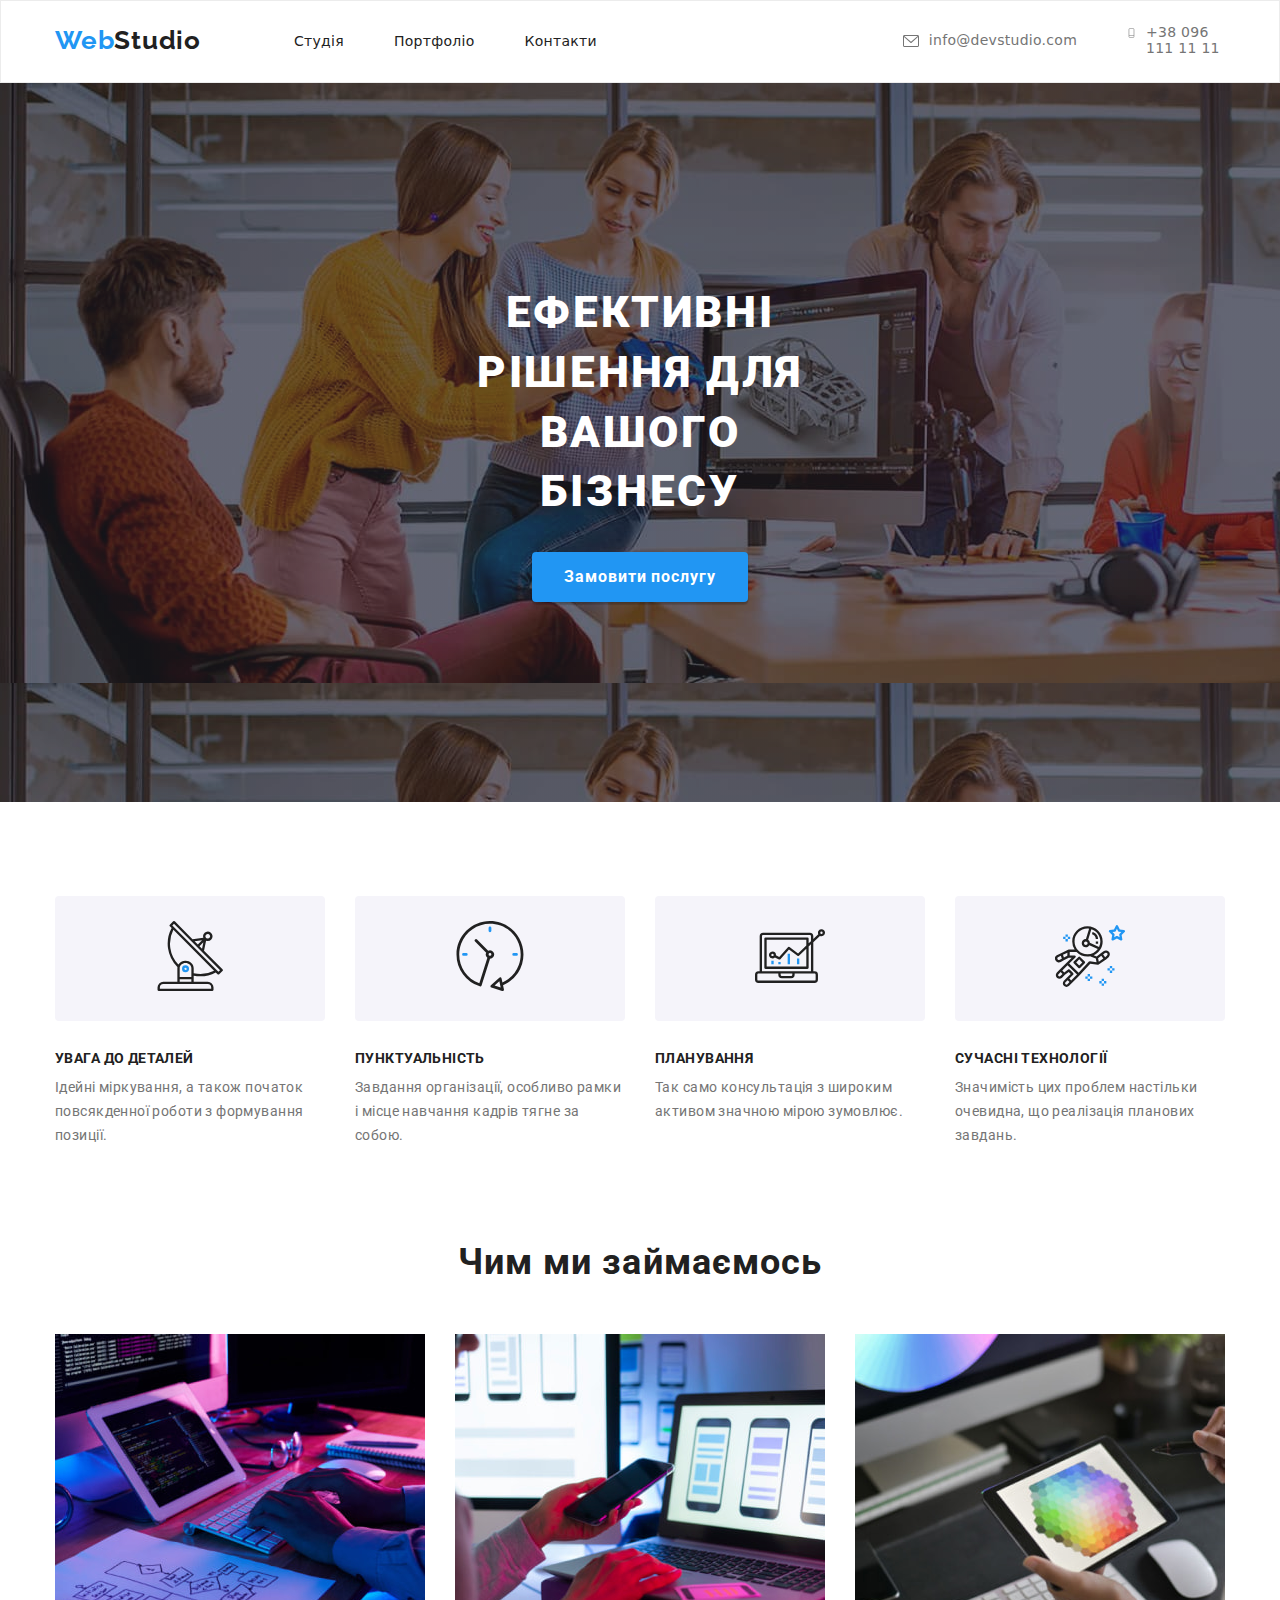
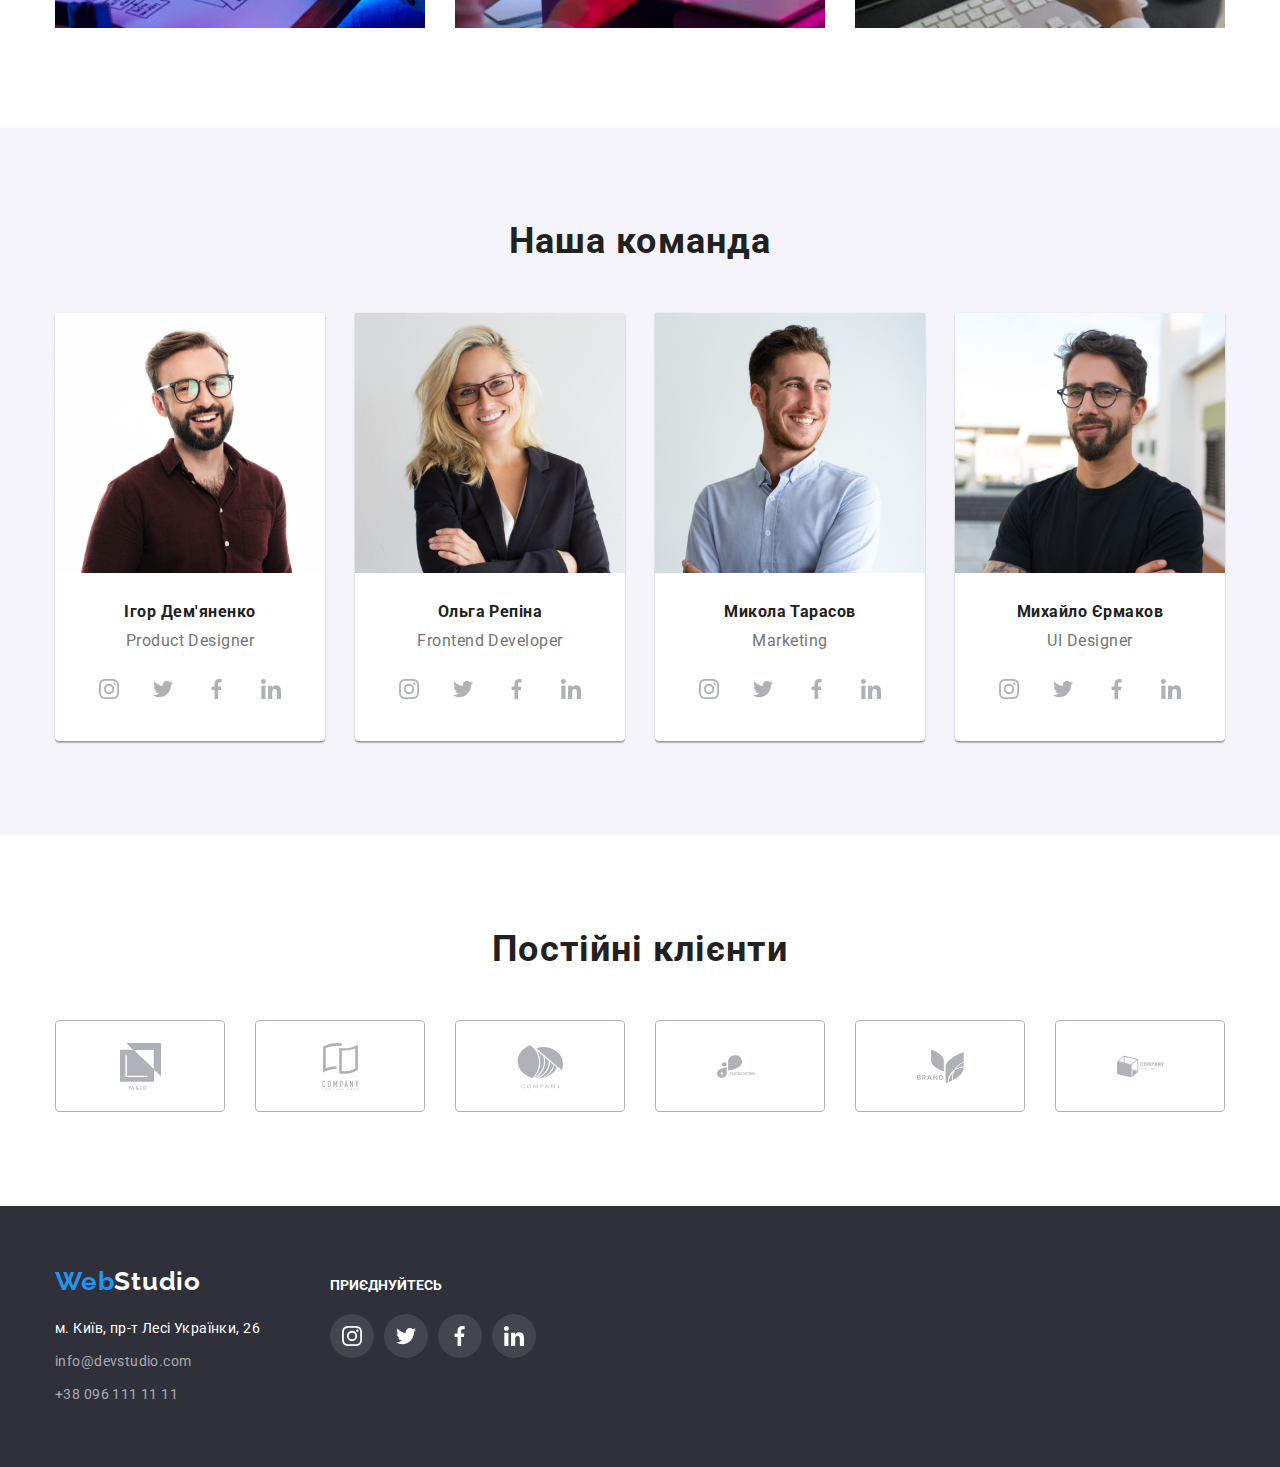
<file: index.html>
<!DOCTYPE html>
<html lang="uk">

    <head>
        <meta charset="UTF-8">
        <meta http-equiv="X-UA-Compatible" content="IE=edge">
        <meta name="viewport" content="width=device-width, initial-scale=1.0">
        <link rel="stylesheet" href="css/style.css">
        <link rel="stylesheet" href="css/modern-normalize/modern-normalize.css">
        <link rel="preconnect" href="https://fonts.googleapis.com">
        <link
            rel="preconnect"
            href="https://fonts.gstatic.com"
            crossorigin="crossorigin">
        <link
            href="https://fonts.googleapis.com/css2?family=Raleway:wght@700&family=Roboto:wght@400;500;700;900&display=swap"
            rel="stylesheet">
        <title>WebStudio</title>
    </head>

    <body>
        <header>
            <div class="header-wrapper container">
                <nav class="header-navigation">
                    <div class="nav-logo">
                        <a href="index.html" class="header-logo">
                            <span>Web</span>Studio</a>
                    </div>

                    <ul class="header-nav__left">
                        <li class="nav-item">
                            <a href="index.html" class="nav-link__left">Студія</a>
                        </li>
                        <li class="nav-item">
                            <a href="portfolio.html" class="nav-link__left">Портфоліо</a>
                        </li>
                        <li class="nav-item">
                            <a href="#" class="nav-link__left">Контакти</a>
                        </li>
                    </ul>
                </nav>
                <ul class="header-nav__right">
                    <li class="nav-item">
                        <a href="mailto:info@devstudio.com" class="nav-link__right">
                            <svg class="icon" width="16px" height="16px">
                                <use href="./images/icons.svg#mail"></use>
                            </svg>  
                            info@devstudio.com</a>
                    </li>
                    <li class="nav-item">
                        <a href="tel:+380961111111" class="nav-link__right">
                            <svg class="icon" width="16" height="16">
                                <use href="./images/icons.svg#tel"></use>
                              </svg>
                            +38 096 111 11 11</a>
                    </li>
                </ul>
            </div>
        </header>
        <main>
            <section class="hero">
                <h1 class="hero-text">Ефективні рішення для вашого бізнесу</h1>
                <button type="button" class="hero-btn">Замовити послугу</button>
            </section>
            <section class="detail container">
                <h2 class="hidden">Наші переваги</h2>
                <ul class="detail-wrapper">
                    <li class="detail-item">
                        <div class="detail-icon">
                            <svg width="70" height="70">
                                <use href="./images/icons.svg#group"></use>
                              </svg>
                        </div>
                        <h3 class="detail-header">Увага до деталей</h3>
                        <p class="detail-par">Ідейні міркування, а також початок повсякденної роботи з формування позиції.</p>
                    </li>
                    <li class="detail-item">
                        <div class="detail-icon">
                            <svg width="70" height="70">
                                <use href="./images/icons.svg#clock"></use>
                              </svg>
                        </div>
                        <h3 class="detail-header">Пунктуальність</h3>
                        <p class="detail-par">Завдання організації, особливо рамки і місце навчання кадрів тягне за собою.</p>
                    </li>
                    <li class="detail-item">
                        <div class="detail-icon">
                            <svg width="70" height="70">
                                <use href="./images/icons.svg#diagram"></use>
                              </svg>
                        </div>
                        <h3 class="detail-header">Планування</h3>
                        <p class="detail-par">Так само консультація з широким активом значною мірою зумовлює.</p>
                    </li>
                    <li class="detail-item">
                        <div class="detail-icon">
                            <svg width="70" height="70">
                                <use href="./images/icons.svg#astronaut"></use>
                              </svg>
                        </div>
                        <h3 class="detail-header">Сучасні технології</h3>
                        <p class="detail-par">Значимість цих проблем настільки очевидна, що реалізація планових завдань.</p>
                    </li>
                </ul>
            </section>
            <section class="our-work container">
                <h2 class="our-work__header">Чим ми займаємось</h2>
                <ul class="our-work-wrapper">
                    <li class="our-work-item"><img
                        src="images/keyboard_typing.jpg"
                        alt="друк_на_клавіатурі"
                        width="370"
                        height="294"></li>
                    <li class="our-work-item"><img
                        src="images/laptop_and_phone.jpg"
                        alt="ноутбук_та_телефон"
                        width="370"
                        height="294"></li>
                    <li class="our-work-item"><img src="images/tablet.jpg" alt="планшет" width="370" height="294"></li>
                </ul>
            </section>
            <div class="our-team-bg">
                <section class="container our-team ">

                    <h2 class="our-team__header">Наша команда</h2>
                    <ul class="our-team-wrapper">
                        <li class="our-team-item">
                            <img src="images/igor.jpg" alt="ігор" width="270" height="260">
                            <h3 class="team-header">Ігор Дем'яненко</h3>
                            <p class="team-par">Product Designer</p>
                            <div class="team-icon">
                                <ul class="team-icon__list">
                                    <li>
                                        <a class="icon-link" href="#">
                                            <svg class="icon-soc" width="20" height="20">
                                              <use href="./images/icons.svg#instagram"></use>
                                            </svg>
                                        </a>
                                    </li>
                                    <li>
                                        <a class="icon-link" href="#">
                                            <svg class="icon-soc" width="20" height="20">
                                              <use href="./images/icons.svg#twiter"></use>
                                            </svg>
                                        </a>
                                    </li>
                                    <li>
                                        <a class="icon-link" href="#">
                                            <svg class="icon-soc" width="20" height="20">
                                              <use href="./images/icons.svg#facebook"></use>
                                            </svg>
                                        </a>
                                    </li>
                                    <li>
                                        <a class="icon-link" href="#">
                                            <svg class="icon-soc" width="20" height="20">
                                              <use href="./images/icons.svg#linkedin"></use>
                                            </svg>
                                        </a>
                                    </li>
                                </ul>
                            </div>
                        </li>
                        <li class="our-team-item">
                            <img src="images/olga.jpg" alt="ольга" width="270" height="260">
                            <h3 class="team-header">Ольга Репіна</h3>
                            <p class="team-par">Frontend Developer</p>
                            <div class="team-icon">
                                <ul class="team-icon__list">
                                    <li>
                                        <a class="icon-link" href="#">
                                            <svg class="icon-soc" width="20" height="20">
                                              <use href="./images/icons.svg#instagram"></use>
                                            </svg>
                                        </a>
                                    </li>
                                    <li>
                                        <a class="icon-link" href="#">
                                            <svg class="icon-soc" width="20" height="20">
                                              <use href="./images/icons.svg#twiter"></use>
                                            </svg>
                                        </a>
                                    </li>
                                    <li>
                                        <a class="icon-link" href="#">
                                            <svg class="icon-soc" width="20" height="20">
                                              <use href="./images/icons.svg#facebook"></use>
                                            </svg>
                                        </a>
                                    </li>
                                    <li>
                                        <a class="icon-link" href="#">
                                            <svg class="icon-soc" width="20" height="20">
                                              <use href="./images/icons.svg#linkedin"></use>
                                            </svg>
                                        </a>
                                    </li>
                                </ul>
                            </div>
                        </li>
                        <li class="our-team-item">
                            <img src="images/mikolay.jpg" alt="микола" width="270" height="260">
                            <h3 class="team-header">Микола Тарасов</h3>
                            <p class="team-par">Marketing</p>
                            <div class="team-icon">
                                <ul class="team-icon__list">
                                    <li>
                                        <a class="icon-link" href="#">
                                            <svg class="icon-soc" width="20" height="20">
                                              <use href="./images/icons.svg#instagram"></use>
                                            </svg>
                                        </a>
                                    </li>
                                    <li>
                                        <a class="icon-link" href="#">
                                            <svg class="icon-soc" width="20" height="20">
                                              <use href="./images/icons.svg#twiter"></use>
                                            </svg>
                                        </a>
                                    </li>
                                    <li>
                                        <a class="icon-link" href="#">
                                            <svg class="icon-soc" width="20" height="20">
                                              <use href="./images/icons.svg#facebook"></use>
                                            </svg>
                                        </a>
                                    </li>
                                    <li>
                                        <a class="icon-link" href="#">
                                            <svg class="icon-soc" width="20" height="20">
                                              <use href="./images/icons.svg#linkedin"></use>
                                            </svg>
                                        </a>
                                    </li>
                                </ul>
                            </div>
                        </li>
                        <li class="our-team-item">
                            <img src="images/michael.jpg" alt="михайло" width="270" height="260">
                            <h3 class="team-header">Михайло Єрмаков</h3>
                            <p class="team-par">UI Designer</p>
                            <div class="team-icon">
                                <ul class="team-icon__list">
                                    <li>
                                        <a class="icon-link" href="#">
                                            <svg class="icon-soc" width="20" height="20">
                                              <use href="./images/icons.svg#instagram"></use>
                                            </svg>
                                        </a>
                                    </li>
                                    <li>
                                        <a class="icon-link" href="#">
                                            <svg class="icon-soc" width="20" height="20">
                                              <use href="./images/icons.svg#twiter"></use>
                                            </svg>
                                        </a>
                                    </li>
                                    <li>
                                        <a class="icon-link" href="#">
                                            <svg class="icon-soc" width="20" height="20">
                                              <use href="./images/icons.svg#facebook"></use>
                                            </svg>
                                        </a>
                                    </li>
                                    <li>
                                        <a class="icon-link" href="#">
                                            <svg class="icon-soc" width="20" height="20">
                                              <use href="./images/icons.svg#linkedin"></use>
                                            </svg>
                                        </a>
                                    </li>
                                </ul>
                            </div>
                        </li>
                    </ul>
                </section>
            </div>
            <section class="clients container">
                <h2 class="clients-header">Постійні клієнти</h2>
                <ul class="clients-list">
                    <li>
                        <a href="#" class="clients-link">
                            <svg class="icon-client" width="47" height="47">
                                <use href="./images/icons.svg#yaco"></use>
                              </svg>
                        </a>
                    </li>
                    <li>
                        <a href="#" class="clients-link">
                            <svg class="icon-client" width="47" height="47">
                                <use href="./images/icons.svg#taglinehere"></use>
                              </svg>
                        </a>
                    </li>
                    <li>
                        <a href="#" class="clients-link">
                            <svg class="icon-client" width="47" height="47">
                                <use href="./images/icons.svg#company"></use>
                              </svg>
                        </a>
                    </li>
                    <li>
                        <a href="#" class="clients-link">
                            <svg class="icon-client" width="47" height="47">
                                <use href="./images/icons.svg#foster"></use>
                              </svg>
                        </a>
                    </li>
                    <li>
                        <a href="#" class="clients-link">
                            <svg class="icon-client" width="47" height="47">
                                <use href="./images/icons.svg#brand"></use>
                              </svg>
                        </a>
                    </li>
                    <li>
                        <a href="#" class="clients-link">
                            <svg class="icon-client" width="47" height="47">
                                <use href="./images/icons.svg#tagline"></use>
                              </svg>
                        </a>
                    </li>
                </ul>
            </section>
        </main>
        <footer>
            <div class="container footer-wrapper">
                <div class="footer-wrapper__left">
                    <div class="ft-logo">
                        <a href="index.html" class="footer-logo">
                            <span>Web</span>Studio</a>
                    </div>
                    <address>
                        <ul class="adress-wrapper">
                            <li class="adress-item">
                                <a
                                    href="https://goo.gl/maps/ZHvqtMLKhy8qMB8BA"
                                    target="_blank"
                                    rel="nofollow noopener norefferer"
                                    class="footer-map__link">м. Київ, пр-т Лесі Українки, 26</a>
                            </li>
                            <li class="adress-item">
                                <a 
                                href="mailto:info@devstudio.com" 
                                class="footer-email__link">info@devstudio.com</a>
                            </li>
                            <li class="adress-item">
                                <a href="tel:+380961111111" 
                                class="footer-phone__link">+38 096 111 11 11</a>
                            </li>
                        </ul>
                    </address>
                </div>
                <div class="footer-wrapper__right">
                    <div class="footer-soc">
                        <h2 class="footer-soc__header">Приєднуйтесь</h2>
                        <ul class="footer-soc__list">
                            <li>
                                <a href="#" class="soc-list__links">
                                    <svg class="icon-join" width="20" height="20">
                                        <use href="./images/icons.svg#instagram"></use>
                                    </svg>
                                </a>
                            </li>
                            <li>
                                <a href="#" class="soc-list__links">
                                    <svg class="icon-join" width="20" height="20">
                                        <use href="./images/icons.svg#twiter"></use>
                                    </svg>
                                </a>
                            </li>
                            <li>
                                <a href="#" class="soc-list__links">
                                    <svg class="icon-join" width="20" height="20">
                                        <use href="./images/icons.svg#facebook"></use>
                                    </svg>
                                </a>
                            </li>
                            <li>
                                <a href="#" class="soc-list__links">
                                    <svg class="icon-join" width="20" height="20">
                                        <use href="./images/icons.svg#linkedin"></use>
                                    </svg>
                                </a>
                            </li>
                        </ul>
                    </div>
                </div>
            </div>
        </footer>
    </body>
</html>
</file>
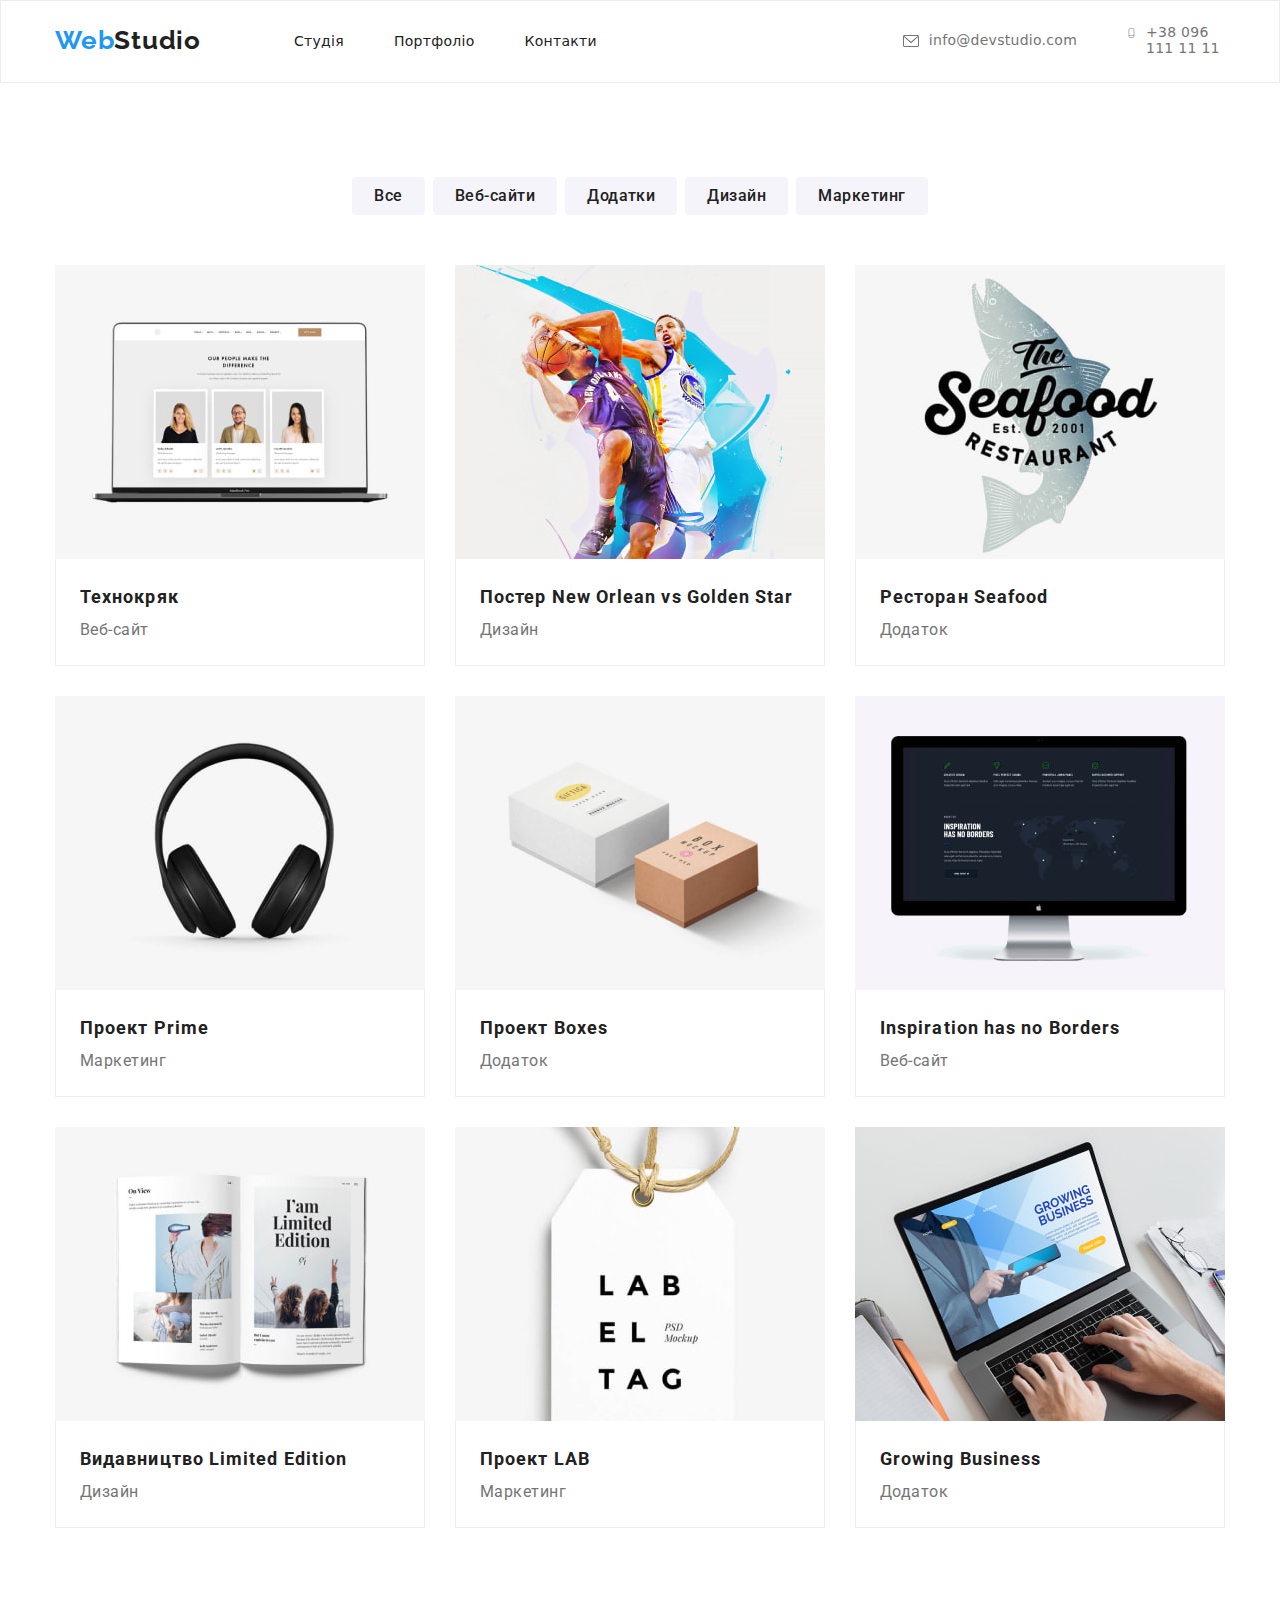
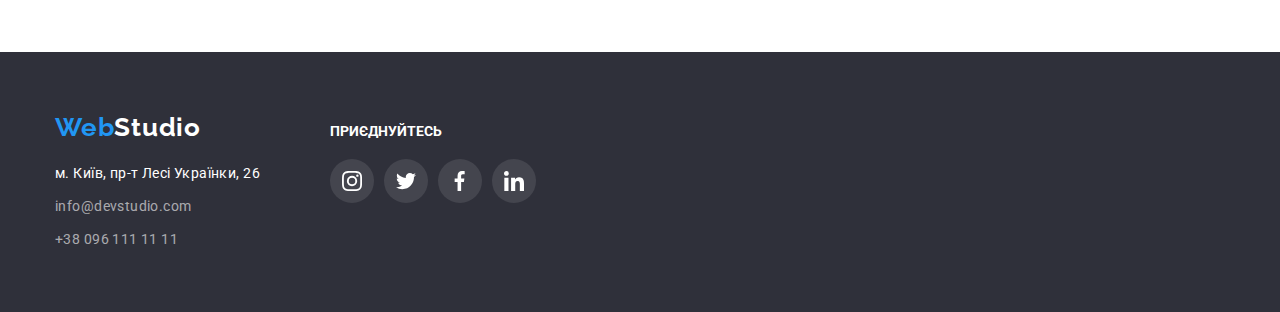
<file: portfolio.html>
<!DOCTYPE html>
<html lang="uk">

    <head>
        <meta charset="UTF-8">
        <meta http-equiv="X-UA-Compatible" content="IE=edge">
        <meta name="viewport" content="width=device-width, initial-scale=1.0">
        <link rel="stylesheet" href="css/style.css">
        <link rel="stylesheet" href="css/modern-normalize/modern-normalize.css">
        <link rel="preconnect" href="https://fonts.googleapis.com">
        <link rel="preconnect" href="https://fonts.gstatic.com">
        <link
            href="https://fonts.googleapis.com/css2?family=Raleway:wght@700&family=Roboto:wght@400;500;700;900&display=swap"
            rel="stylesheet">
        <title>WebStudio Портфоліо</title>
    </head>

    <body>
        <header>
            <div class="header-wrapper container">
                <nav class="header-navigation">
                    <div class="nav-logo">
                        <a href="index.html" class="header-logo">
                            <span>Web</span>Studio</a>
                    </div>

                    <ul class="header-nav__left">
                        <li class="nav-item">
                            <a href="index.html" class="nav-link__left">Студія</a>
                        </li>
                        <li class="nav-item">
                            <a href="portfolio.html" class="nav-link__left">Портфоліо</a>
                        </li>
                        <li class="nav-item">
                            <a href="#" class="nav-link__left">Контакти</a>
                        </li>
                    </ul>
                </nav>
                <ul class="header-nav__right">
                    <li class="nav-item">
                        <a href="mailto:info@devstudio.com" class="nav-link__right">
                            <svg class="icon" width="16px" height="16px">
                                <use href="./images/icons.svg#mail"></use>
                            </svg>  
                            info@devstudio.com</a>
                    </li>
                    <li class="nav-item">
                        <a href="tel:+380961111111" class="nav-link__right">
                            <svg class="icon" width="16" height="16">
                                <use href="./images/icons.svg#tel"></use>
                              </svg>
                            +38 096 111 11 11</a>
                    </li>
                </ul>
            </div>
        </header>
        <main>
            <section class="filter container">
                <ul class="filter-wrapper">
                    <li class="filter-object">
                        <button type="button" class="filter-btn">Все</button>
                    </li>
                    <li class="filter-object">
                        <button type="button" class="filter-btn">Веб-сайти</button>
                    </li>
                    <li class="filter-object">
                        <button type="button" class="filter-btn">Додатки</button>
                    </li>
                    <li class="filter-object">
                        <button type="button" class="filter-btn">Дизайн</button>
                    </li>
                    <li class="filter-object">
                        <button type="button" class="filter-btn">Маркетинг</button>
                    </li>
                </ul>
            </section>
            <section class="filter-item container">
                <div class="filter-element">
                    <img src="images/laptop.jpg" alt="Ноутбук" width="370" height="294">
                    <div class="element-desc">
                        <h3 class="filter-item__header">Технокряк</h3>
                        <p class="filter-item__par">Веб-сайт</p>
                    </div>
                </div>
                <div class="filter-element">
                    <img src="images/basketball.jpg" alt="Баскетбол" width="370" height="294">
                    <div class="element-desc">
                        <h3 class="filter-item__header">Постер New Orlean vs Golden Star</h3>
                        <p class="filter-item__par">Дизайн</p>
                    </div>
                </div>
                <div class="filter-element">
                    <img
                        src="images/seafood.jpg"
                        alt="Ресторан морської їжі"
                        width="370"
                        height="294">
                    <div class="element-desc">
                        <h3 class="filter-item__header">Ресторан Seafood</h3>
                        <p class="filter-item__par">Додаток</p>
                    </div>
                </div>
                <div class="filter-element">
                    <img src="images/headphones.jpg" alt="Навушники" width="370" height="294">
                    <div class="element-desc">
                        <h3 class="filter-item__header">Проект Prime</h3>
                        <p class="filter-item__par">Маркетинг</p>
                    </div>
                </div>
                <div class="filter-element">
                    <img src="images/boxes.jpg" alt="Коробки" width="370" height="294">
                    <div class="element-desc">
                        <h3 class="filter-item__header">Проект Boxes</h3>
                        <p class="filter-item__par">Додаток</p>
                    </div>
                </div>
                <div class="filter-element">
                    <img src="images/monitor.jpg" alt="Монітор" width="370" height="294">
                    <div class="element-desc">
                        <h3 class="filter-item__header">Inspiration has no Borders</h3>
                        <p class="filter-item__par">Веб-сайт</p>
                    </div>
                </div>
                <div class="filter-element">
                    <img src="images/book.jpg" alt="Книга" width="370" height="294">
                    <div class="element-desc">
                        <h3 class="filter-item__header">Видавництво Limited Edition</h3>
                        <p class="filter-item__par">Дизайн</p>
                    </div>
                </div>
                <div class="filter-element">
                    <img src="images/labeltag.jpg" alt="Етикетка" width="370" height="294">
                    <div class="element-desc">
                        <h3 class="filter-item__header">Проект LAB</h3>
                        <p class="filter-item__par">Маркетинг</p>
                    </div>
                </div>
                <div class="filter-element">
                    <img
                        src="images/laptop_typing.jpg"
                        alt="Друк на ноутбуці"
                        width="370"
                        height="294">
                    <div class="element-desc">
                        <h3 class="filter-item__header">Growing Business</h3>
                        <p class="filter-item__par">Додаток</p>
                    </div>
                </div>
            </section>
        </main>
        <footer>
            <div class="container footer-wrapper">
                <div class="footer-wrapper__left">
                    <div class="ft-logo">
                        <a href="index.html" class="footer-logo">
                            <span>Web</span>Studio</a>
                    </div>
                    <address>
                        <ul class="adress-wrapper">
                            <li class="adress-item">
                                <a
                                    href="https://goo.gl/maps/ZHvqtMLKhy8qMB8BA"
                                    target="_blank"
                                    rel="nofollow noopener norefferer"
                                    class="footer-map__link">м. Київ, пр-т Лесі Українки, 26</a>
                            </li>
                            <li class="adress-item">
                                <a 
                                href="mailto:info@devstudio.com" 
                                class="footer-email__link">info@devstudio.com</a>
                            </li>
                            <li class="adress-item">
                                <a href="tel:+380961111111" 
                                class="footer-phone__link">+38 096 111 11 11</a>
                            </li>
                        </ul>
                    </address>
                </div>
                <div class="footer-wrapper__right">
                    <div class="footer-soc">
                        <h2 class="footer-soc__header">Приєднуйтесь</h2>
                        <ul class="footer-soc__list">
                            <li>
                                <a href="#" class="soc-list__links">
                                    <svg class="icon-join" width="20" height="20">
                                        <use href="./images/icons.svg#instagram"></use>
                                    </svg>
                                </a>
                            </li>
                            <li>
                                <a href="#" class="soc-list__links">
                                    <svg class="icon-join" width="20" height="20">
                                        <use href="./images/icons.svg#twiter"></use>
                                    </svg>
                                </a>
                            </li>
                            <li>
                                <a href="#" class="soc-list__links">
                                    <svg class="icon-join" width="20" height="20">
                                        <use href="./images/icons.svg#facebook"></use>
                                    </svg>
                                </a>
                            </li>
                            <li>
                                <a href="#" class="soc-list__links">
                                    <svg class="icon-join" width="20" height="20">
                                        <use href="./images/icons.svg#linkedin"></use>
                                    </svg>
                                </a>
                            </li>
                        </ul>
                    </div>
                </div>
            </div>
        </footer>
    </body>
</html>
</file>
<file: css/style.css>
:root {
    --darkgrey-color: #212121;
    --grey-color: #2F303A;
    --lightgrey-color: #757575;
    --black-color: #000000;
    --blue-color: #2196F3;
    --white-color: #FFFFFF;
    --light-color: #F5F4FA;
    --shadow: rgba(0, 0, 0, 0.15);
    --social-icon: #afb1b8;
}

img {
    display: block;
}

* {
    -webkit-box-sizing: border-box;
    -moz-box-sizing: border-box;
    box-sizing: border-box;
}

*:after,
*:before {
    -webkit-box-sizing: border-box;
    -moz-box-sizing: border-box;
    box-sizing: border-box;
}

body {
    font-family: 'Roboto', Arial, Helvetica, sans-serif;
    font-style: normal;
    font-weight: 500;
    color: var(--lightgrey-color);
}

li {
    margin: 0;
    padding: 0;
    list-style: none;
    text-decoration: none;

}

address {
    font-style: normal;
    font-family: 'Roboto';
}

a {
    text-decoration: none;
}

p {
    margin: 0;
    padding: 0;
    font-family: 'Roboto';
}

h1,
h2,
h3,
h4,
h5,
h6 {
    padding: 0;
    margin: 0;
    font-family: 'Roboto';
}

ul {
    list-style: none;
    padding: 0;
    margin: 0;
}

.hidden {
    display: none;
}

.container {
    max-width: 1200px;
    padding-left: 15px;
    padding-right: 15px;
    margin-left: auto;
    margin-right: auto;
}

.icon {
    margin-right: 10px;
    fill: currentColor;
}

.icon-soc {
    fill: var(--social-icon);
}

.icon-client {
    fill: var(--social-icon);
}

.icon-join {
    fill: var(--white-color);
}

/*---------------------------------------header---------------------------------------*/

header {
    background-color: var(--white-color);
    display: flex;

    padding-top: 24px;
    padding-bottom: 25px;
    border: 1px solid #ECECEC;
}

.header-wrapper {
    display: flex;
}

.header-navigation {
    display: flex;
    align-items: center;
    justify-content: space-between;
}

.header-nav__left {
    display: flex;
}

.header-nav__right {
    display: flex;
    align-items: center;
    margin-left: 306px;
}

.header-logo span {
    color: var(--blue-color);
}

.nav-logo {
    display: flex;
    /* padding: 24px 0px 25px 0px; */
}

.header-logo {
    font-family: 'Raleway';
    font-style: normal;
    font-weight: 700;
    font-size: 26px;
    line-height: 1.19;
    letter-spacing: 0.03em;
    color: var(--darkgrey-color);

    margin-right: 93px;
}

.nav-item {
    margin-right: 50px;
}

.nav-item:last-child {
    margin-right: 0;
}

/* .header-nav__right .nav-item:last-child {
    margin-right: 215px;
} */

.nav-link__left {
    color: var(--darkgrey-color);
    font-size: 14px;
    line-height: 1.14;
    letter-spacing: 0.02em;
}

.nav-link__right {
    display: flex;
    color: var(--lightgrey-color);
    font-size: 14px;
    line-height: 1.14;
    letter-spacing: 0.02em;
}

/*---------------------------------------hero---------------------------------------*/

.hero {
    background: var(--grey-color);
    background-image: linear-gradient(rgba(47, 48, 58, 0.4), rgba(47, 48, 58, 0.4)), url(../images/hero.jpg);
    padding: 200px 452px;
    display: flex;
    flex-direction: column;
    align-items: center;
}

.hero-text {
    font-weight: 900;
    font-size: 44px;
    line-height: 1.36;
    letter-spacing: 0.06em;
    text-transform: uppercase;
    color: var(--white-color);
    text-align: center;

    max-width: 700px;

}

.hero-btn {
    padding: 10px 32px;
    margin-top: 30px;

    font-family: roboto;
    cursor: pointer;
    background: var(--blue-color);
    color: var(--white-color);
    transition-duration: 0.3s;
    font-weight: 700;
    font-size: 16px;
    line-height: 1.87;
    letter-spacing: 0.06em;
    text-align: center;
    border-radius: 4px;
    border: 4px solid var(--whiteColor);
    box-shadow: 0 3px 1px rgba(0, 0, 0, 0.1), 0 1px 2px rgba(0, 0, 0, 0.08), 0 2px 2px rgba(0, 0, 0, 0.12);
}

/*--------------------------------------details--------------------------------------*/

.detail-wrapper {
    display: flex;
    padding: 94px 0;
}

.detail-item {
    margin-right: 30px;
}

.detail-item:last-child {
    margin-right: 0;
}

.detail-icon {
    padding: 25px 100px;
    background: var(--light-color);
    border-radius: 4px;
    margin-bottom: 30px;
}

.detail-header {
    font-weight: 700;
    font-size: 14px;
    line-height: 1.14;
    letter-spacing: 0.03em;
    text-transform: uppercase;
    color: var(--darkgrey-color);

    margin-bottom: 10px;
}

.detail-par {
    font-weight: 400;
    font-size: 14px;
    line-height: 1.71;
    letter-spacing: 0.03em;
    color: var(--lightgrey-color);

    max-width: 270px;
    max-height: 75px;
}

/*--------------------------------------our-work--------------------------------------*/

.our-work__header {
    font-weight: 700;
    font-size: 36px;
    line-height: 1.16;
    text-align: center;
    letter-spacing: 0.03em;
    color: var(--darkgrey-color);

    margin-bottom: 50px;
}

.our-work-wrapper {
    display: flex;
}

.our-work-item {
    margin-right: 30px;
    padding-bottom: 99px;
}

.our-work-item:last-child {
    margin-right: 0;
}

/*--------------------------------------our-team--------------------------------------*/

.our-team-bg {
    background: var(--light-color);
}

.our-team {

    padding-bottom: 94px;
}

.our-team__header {
    font-weight: 700;
    font-size: 36px;
    line-height: 1.16;
    text-align: center;
    letter-spacing: 0.03em;
    color: var(--darkgrey-color);

    padding-top: 94px;
    margin-bottom: 50px;
}

.our-team-wrapper {
    display: flex;
}

.our-team-item {
    margin-right: 30px;
    background: var(--white-color);
    border-radius: 0 0 4px 4px;
    box-shadow: 0 1px 3px rgba(0, 0, 0, 0.12), 0 1px 1px rgba(0, 0, 0, 0.14), 0 2px 1px rgba(0, 0, 0, 0.2);
}

.our-team-item:last-child {
    margin-right: 0;
}

.team-header {
    font-size: 16px;
    line-height: 1.18;
    text-align: center;
    letter-spacing: 0.03em;
    color: var(--darkgrey-color);

    margin-top: 30px;
    margin-bottom: 10px;
}

.team-par {
    font-weight: 400;
    font-size: 16px;
    line-height: 1.18;
    text-align: center;
    letter-spacing: 0.03em;
    color: var(--lightgrey-color);

    padding-bottom: 16px;
}

.team-icon__list {
    display: flex;
    justify-content: space-between;
    padding: 0px 32px 30px 32px;
    fill: 10px;
}

.icon-link{
    border-radius: 50%;
    transition: 0.05s;
    height: 44px;
    width: 44px;
    display: flex;
    justify-self: center;
    justify-content: center;
    align-items: center;
}
/*--------------------------------------our-clients--------------------------------------*/

.clients {
    padding-top: 94px;
    padding-bottom: 94px;
}

.clients-header{
    font-weight: 700;
    font-size: 36px;
    line-height: 1.16;
    text-align: center;
    letter-spacing: 0.03em;
    color: var(--darkgrey-color);
    margin-bottom: 50px;
}

.clients-list {
    display: flex;
    justify-content: space-between;
}

.clients-link {
    display: flex;
    justify-self: center;
    justify-content: center;
    align-items: center;
    border: 1px solid var(--social-icon);
    border-radius: 4px;
    transition: 0.05s;
    height: 92px;
    width: 170px;
}

/*-------------------------------------portfolio-------------------------------------*/

/*-------------------------------------filter-------------------------------------*/

.filter {
    padding-top: 94px;
    padding-bottom: 50px;
    display: flex;
    justify-content: center;
}

.filter-wrapper {
    display: flex;
}

.filter-object {
    margin-right: 8px;
}

.filter-object:last-child {
    margin-right: 0;
}

.filter-btn {
    font-family: roboto;
    cursor: pointer;
    background: var(--light-color);
    color: var(--darkgrey-color);
    font-weight: 500;
    font-size: 16px;
    line-height: 1.62;
    letter-spacing: 0.03em;
    text-align: center;
    border-radius: 4px;
    border: 4px solid var(--whiteColor);
    padding: 6px 22px;
}

/*------------------------------------filter-item------------------------------------*/

.filter-item {
    display: flex;
    flex-wrap: wrap;
    justify-content: space-between;
    padding-bottom: 94px;
}

.filter-element {
    margin-bottom: 30px;
    cursor: pointer;
}

.element-desc {
    padding: 20px 24px;
    /* outline: 1px solid #EEEEEE;
    outline-offset: -1px; */
    border: 1px solid #EEEEEE;
    border-top: 0;

}

.filter-item__header {
    font-weight: 700;
    font-size: 18px;
    line-height: 2;
    letter-spacing: 0.06em;
    color: var(--darkgrey-color);
}

.filter-item__par {
    font-weight: 400;
    font-size: 16px;
    line-height: 1.87;
    letter-spacing: 0.03em;
    color: var(--lightgrey-color);
}

/*--------------------------------------footer--------------------------------------*/

footer {
    background: var(--grey-color);
}

.footer-wrapper{
    display: flex;
}
.footer-wrapper__left{
    margin-right: 70px;
}


.footer-map__link {
    font-weight: 400;
    font-size: 14px;
    line-height: 1.71;
    letter-spacing: 0.03em;
    color: var(--white-color);
}

.footer-email__link {
    font-weight: 400;
    font-size: 14px;
    line-height: 1.71;
    letter-spacing: 0.03em;
    color: rgba(255, 255, 255, 0.6);
}

.footer-phone__link {
    font-weight: 400;
    font-size: 14px;
    line-height: 1.71;
    letter-spacing: 0.03em;
    color: rgba(255, 255, 255, 0.6);
}

.footer-logo span {
    color: var(--blue-color);
}

.ft-logo {
    padding: 60px 0 20px;
}

.footer-logo {
    font-family: 'Raleway';
    font-style: normal;
    font-weight: 700;
    font-size: 26px;
    line-height: 1.19;
    letter-spacing: 0.03em;
    color: var(--white-color);
}

.adress-item {
    margin-bottom: 9px;
}

.adress-item:last-child {
    margin-bottom: 0;
    padding-bottom: 60px;
}

.footer-soc__header {
    font-size: 14px;
    line-height: 1.14;
    text-transform: uppercase;
    color: var(--white-color);
    padding: 72px 0 20px;
}

.footer-soc__list {
    display: flex;
    width: 206px;
    justify-content: space-between;
}

.soc-list__links {
    display: flex;
    transition: 0.3s;
    justify-self: center;
    justify-content: center;
    align-items: center;
    width: 44px;
    height: 44px;
    border-radius: 50%;
    background-color: rgba(255, 255, 255, 0.1); 
}

/*--------------------------------------hover/focus--------------------------------------*/

.nav-link__left:focus,
.nav-link__left:hover,
.nav-link__right:focus,
.nav-link__right:hover{
    transition-duration: 0.3s;
    color: var(--blue-color);
}

.icon-link:hover,
.icon-link:focus {
    transition-duration: 0.3s;
    background-color: var(--blue-color);
}

.clients-link:hover,
.clients-link:focus {
    transition-duration: 0.3s;
    border: 1px solid var(--blue-color);
}

.clients-link:hover .icon-client{
    transition-duration: 0.3s;
    fill: var(--blue-color);
}

.icon-link:hover .icon-soc{
    transition-duration: 0.3s;
    fill: var(--white-color);
}

.soc-list__links:hover,
.soc-list__links:focus {
    background-color: var(--blue-color);
}

.filter-element:hover,
.filter-element:focus {
    box-shadow: 0px 1px 1px rgba(0, 0, 0, 0.12), 0px 4px 4px rgba(0, 0, 0, 0.06), 1px 4px 6px rgba(0, 0, 0, 0.16);
    cursor: pointer;
}

.filter-btn:focus,
.filter-btn:hover {
    transition-duration: 0.3s;
    color: var(--white-color);
    background: var(--blue-color);
    box-shadow: 0 3px 1px rgba(0, 0, 0, 0.1), 0 1px 2px rgba(0, 0, 0, 0.08), 0 2px 2px rgba(0, 0, 0, 0.12);
}
</file>
